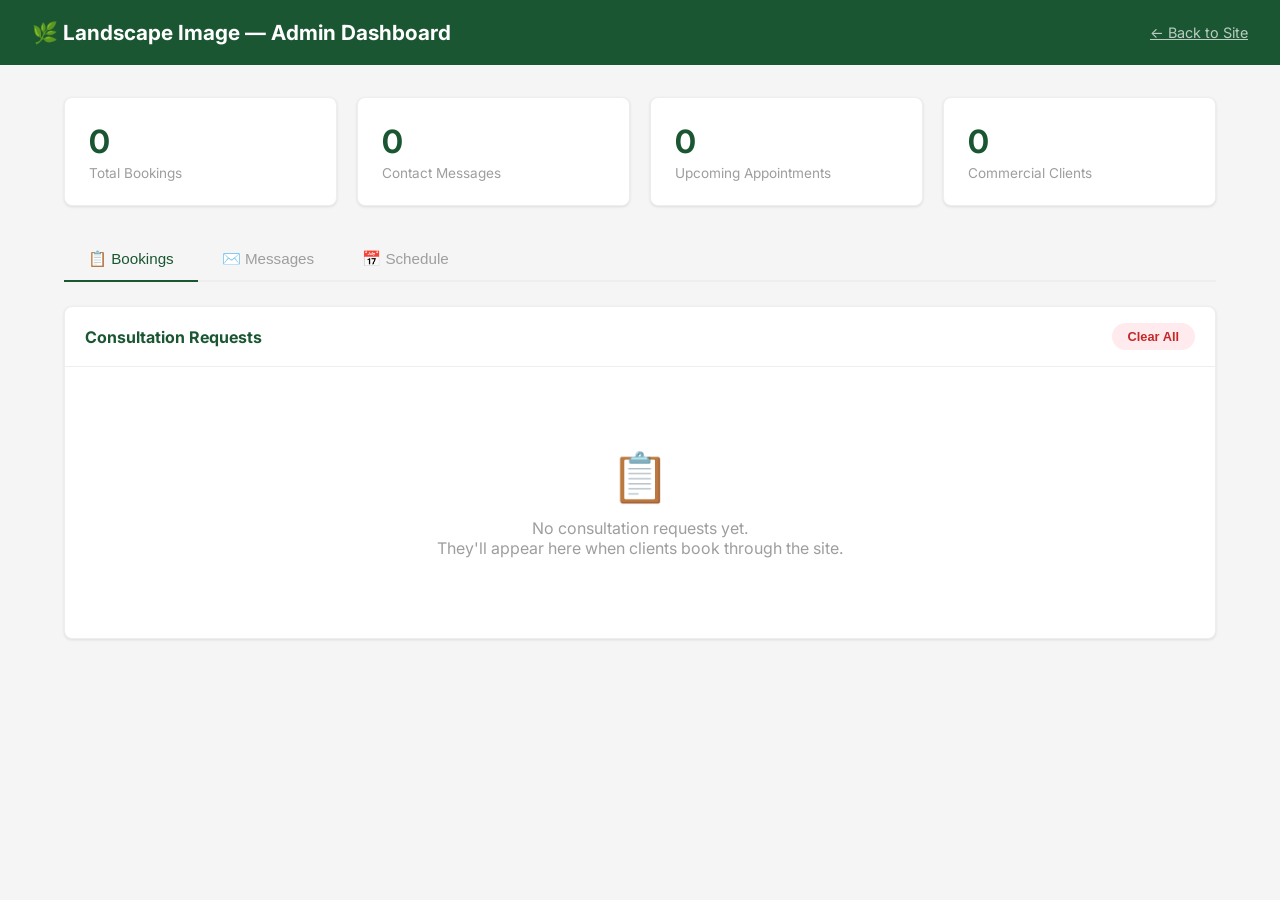
<file: admin.html>
<!DOCTYPE html>
<html lang="en">
<head>
  <meta charset="UTF-8">
  <meta name="viewport" content="width=device-width, initial-scale=1.0">
  <title>Admin Dashboard — Landscape Image Consulting</title>
  <link rel="preconnect" href="https://fonts.googleapis.com">
  <link href="https://fonts.googleapis.com/css2?family=Inter:wght@400;500;600;700&display=swap" rel="stylesheet">
  <style>
    :root {
      --green-dark: #1a5632;
      --green-mid: #2d7a4f;
      --green-light: #4caf50;
      --green-pale: #e8f5e9;
      --blue-dark: #1a3a5c;
      --blue-mid: #2e6b9e;
      --white: #ffffff;
      --off-white: #f8faf9;
      --gray-100: #f5f5f5;
      --gray-200: #eeeeee;
      --gray-300: #e0e0e0;
      --gray-500: #9e9e9e;
      --gray-700: #616161;
      --gray-900: #212121;
      --radius: 8px;
      --shadow-sm: 0 1px 3px rgba(0,0,0,0.1);
      --shadow-md: 0 4px 12px rgba(0,0,0,0.1);
    }
    * { box-sizing: border-box; margin: 0; padding: 0; }
    body { font-family: 'Inter', sans-serif; background: var(--gray-100); color: var(--gray-900); }

    .admin-header {
      background: var(--green-dark);
      color: white;
      padding: 20px 32px;
      display: flex;
      justify-content: space-between;
      align-items: center;
    }
    .admin-header h1 { font-size: 1.3rem; }
    .admin-header a { color: rgba(255,255,255,0.7); font-size: 0.9rem; }
    .admin-header a:hover { color: white; }

    .admin-body { max-width: 1200px; margin: 0 auto; padding: 32px 24px; }

    .stats-grid {
      display: grid;
      grid-template-columns: repeat(auto-fit, minmax(200px, 1fr));
      gap: 20px;
      margin-bottom: 32px;
    }
    .stat-card {
      background: white;
      border-radius: var(--radius);
      padding: 24px;
      box-shadow: var(--shadow-sm);
      border: 1px solid var(--gray-200);
    }
    .stat-card .stat-num { font-size: 2rem; font-weight: 700; color: var(--green-dark); }
    .stat-card .stat-label { font-size: 0.85rem; color: var(--gray-500); margin-top: 4px; }

    .admin-tabs {
      display: flex;
      gap: 0;
      margin-bottom: 24px;
      border-bottom: 2px solid var(--gray-200);
    }
    .admin-tab {
      padding: 12px 24px;
      background: none;
      border: none;
      font-size: 0.95rem;
      font-weight: 500;
      color: var(--gray-500);
      cursor: pointer;
      border-bottom: 2px solid transparent;
      margin-bottom: -2px;
      transition: all 0.2s;
    }
    .admin-tab:hover { color: var(--gray-700); }
    .admin-tab.active { color: var(--green-dark); border-bottom-color: var(--green-dark); }

    .admin-panel { display: none; }
    .admin-panel.active { display: block; }

    .card {
      background: white;
      border-radius: var(--radius);
      box-shadow: var(--shadow-sm);
      border: 1px solid var(--gray-200);
      margin-bottom: 16px;
      overflow: hidden;
    }
    .card-header {
      padding: 16px 20px;
      border-bottom: 1px solid var(--gray-200);
      display: flex;
      justify-content: space-between;
      align-items: center;
    }
    .card-header h3 { font-size: 1rem; color: var(--green-dark); }
    .card-body { padding: 20px; }

    .booking-entry {
      border-bottom: 1px solid var(--gray-100);
      padding: 16px 0;
    }
    .booking-entry:last-child { border: none; }
    .booking-entry h4 { margin-bottom: 6px; }
    .booking-entry p { font-size: 0.9rem; color: var(--gray-700); margin: 2px 0; }
    .booking-entry .badge {
      display: inline-block;
      padding: 3px 12px;
      border-radius: 50px;
      font-size: 0.75rem;
      font-weight: 600;
    }
    .badge-commercial { background: #e3f2fd; color: #1565c0; }
    .badge-residential { background: var(--green-pale); color: var(--green-dark); }
    .badge-time { background: #fff3e0; color: #e65100; }

    .empty-state {
      text-align: center;
      padding: 60px 20px;
      color: var(--gray-500);
    }
    .empty-state .icon { font-size: 3rem; margin-bottom: 12px; }

    .btn {
      padding: 8px 20px;
      border-radius: 50px;
      border: none;
      font-weight: 600;
      font-size: 0.85rem;
      cursor: pointer;
      transition: all 0.2s;
    }
    .btn-sm { padding: 6px 16px; font-size: 0.8rem; }
    .btn-danger { background: #ffebee; color: #c62828; }
    .btn-danger:hover { background: #ffcdd2; }
    .btn-green { background: var(--green-pale); color: var(--green-dark); }
    .btn-green:hover { background: #c8e6c9; }

    table { width: 100%; border-collapse: collapse; }
    th { text-align: left; padding: 10px 12px; font-size: 0.8rem; color: var(--gray-500); text-transform: uppercase; letter-spacing: 0.5px; border-bottom: 2px solid var(--gray-200); }
    td { padding: 12px; border-bottom: 1px solid var(--gray-100); font-size: 0.9rem; }
    tr:hover { background: var(--gray-100); }
  </style>
</head>
<body>

  <div class="admin-header">
    <h1>🌿 Landscape Image — Admin Dashboard</h1>
    <a href="index.html">← Back to Site</a>
  </div>

  <div class="admin-body">
    <!-- Stats -->
    <div class="stats-grid">
      <div class="stat-card">
        <div class="stat-num" id="totalBookings">0</div>
        <div class="stat-label">Total Bookings</div>
      </div>
      <div class="stat-card">
        <div class="stat-num" id="totalContacts">0</div>
        <div class="stat-label">Contact Messages</div>
      </div>
      <div class="stat-card">
        <div class="stat-num" id="upcomingCount">0</div>
        <div class="stat-label">Upcoming Appointments</div>
      </div>
      <div class="stat-card">
        <div class="stat-num" id="commercialCount">0</div>
        <div class="stat-label">Commercial Clients</div>
      </div>
    </div>

    <!-- Tabs -->
    <div class="admin-tabs">
      <button class="admin-tab active" data-panel="bookings">📋 Bookings</button>
      <button class="admin-tab" data-panel="contacts">✉️ Messages</button>
      <button class="admin-tab" data-panel="schedule">📅 Schedule</button>
    </div>

    <!-- Bookings Panel -->
    <div class="admin-panel active" id="panel-bookings">
      <div class="card">
        <div class="card-header">
          <h3>Consultation Requests</h3>
          <button class="btn btn-danger btn-sm" onclick="clearBookings()">Clear All</button>
        </div>
        <div class="card-body" id="bookingsList"></div>
      </div>
    </div>

    <!-- Contacts Panel -->
    <div class="admin-panel" id="panel-contacts">
      <div class="card">
        <div class="card-header">
          <h3>Contact Form Messages</h3>
          <button class="btn btn-danger btn-sm" onclick="clearContacts()">Clear All</button>
        </div>
        <div class="card-body" id="contactsList"></div>
      </div>
    </div>

    <!-- Schedule Panel -->
    <div class="admin-panel" id="panel-schedule">
      <div class="card">
        <div class="card-header">
          <h3>Booked Time Slots</h3>
          <button class="btn btn-danger btn-sm" onclick="clearSlots()">Reset All Slots</button>
        </div>
        <div class="card-body" id="slotsList"></div>
      </div>
    </div>
  </div>

  <script src="js/admin.js"></script>
</body>
</html>
</file>
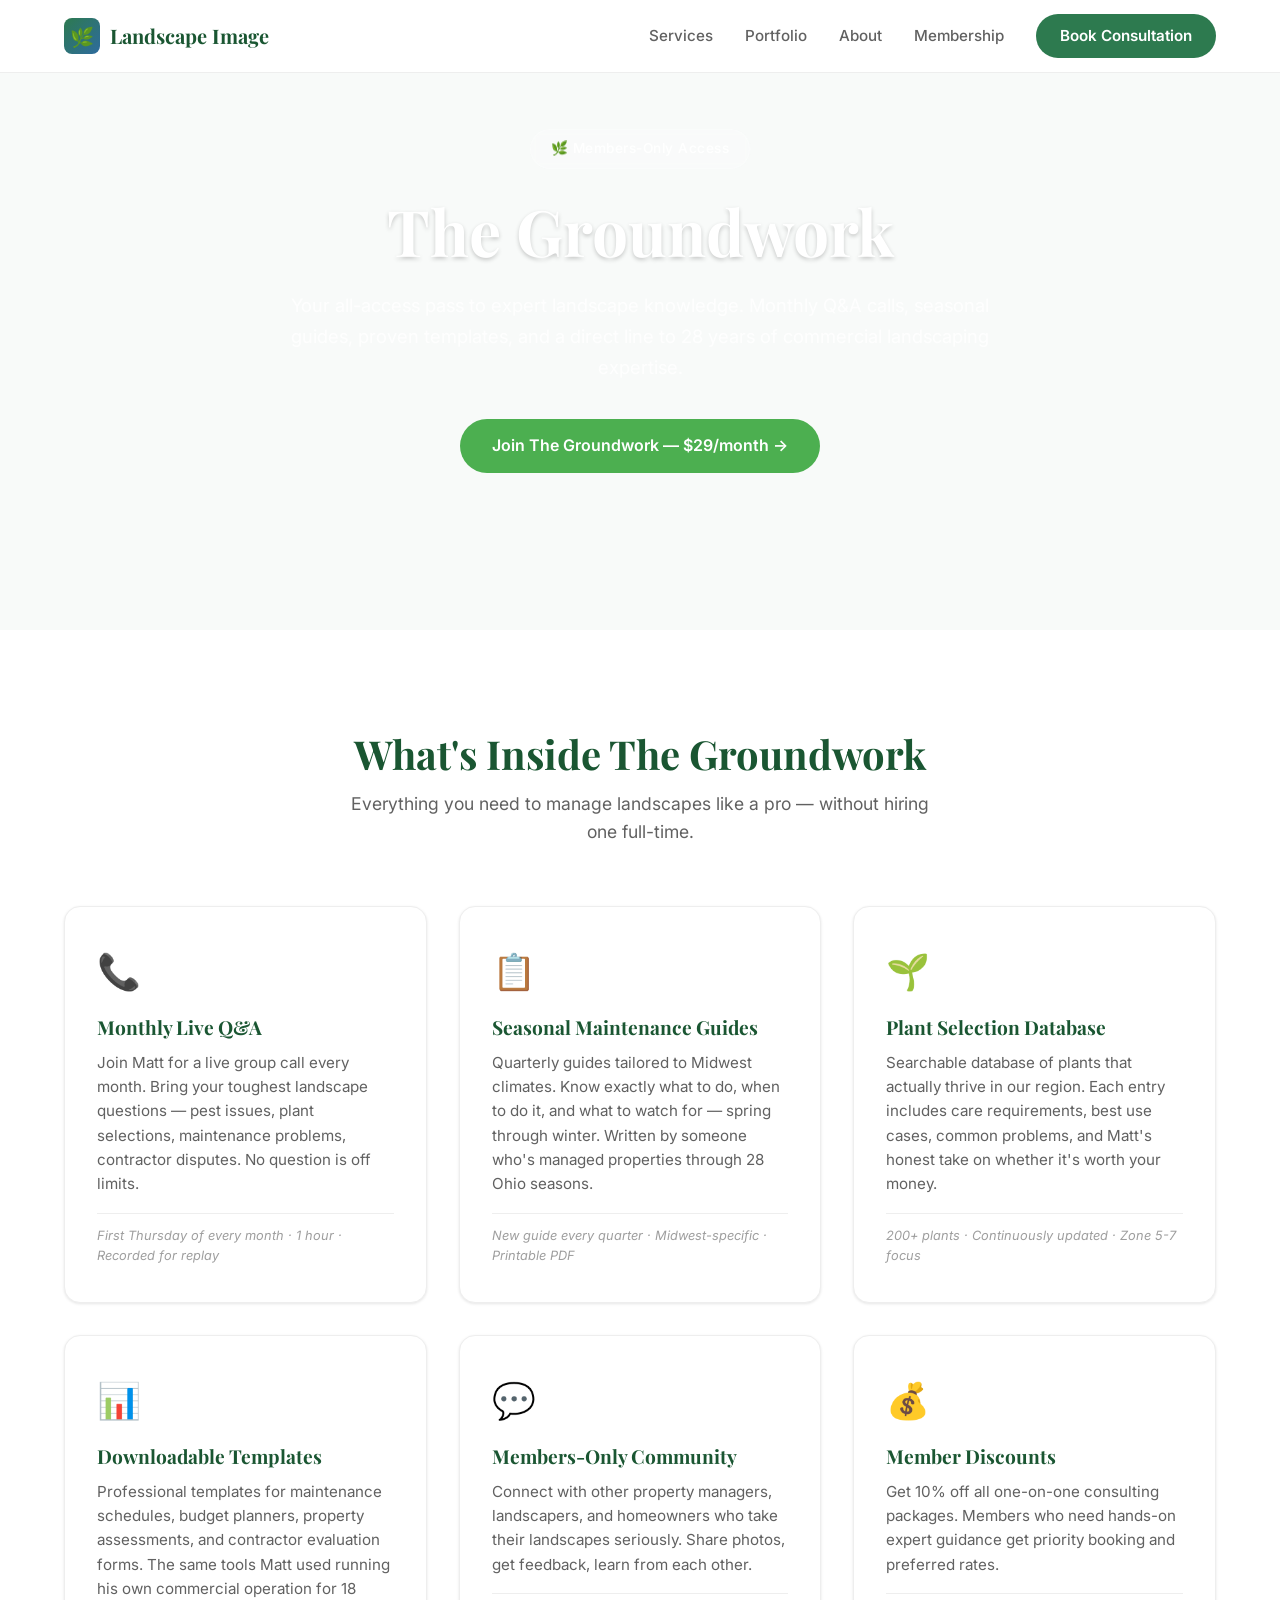
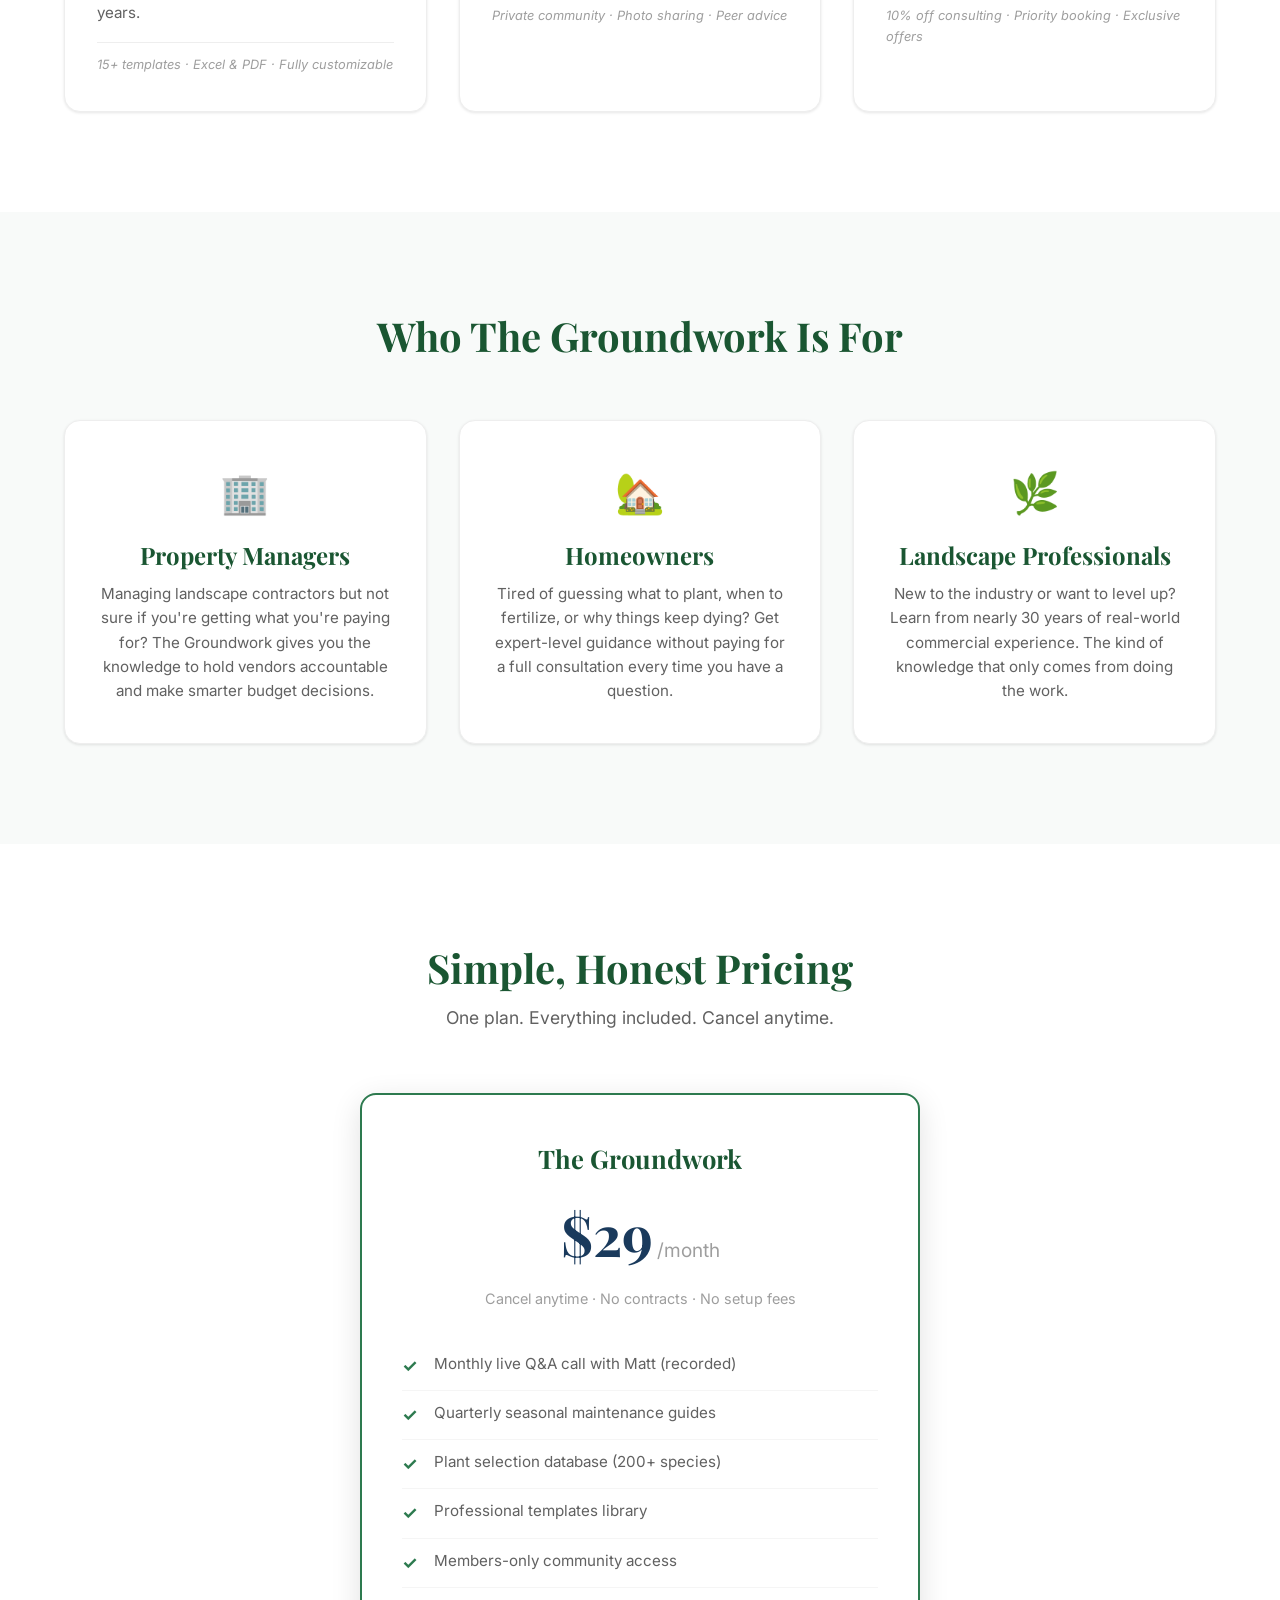
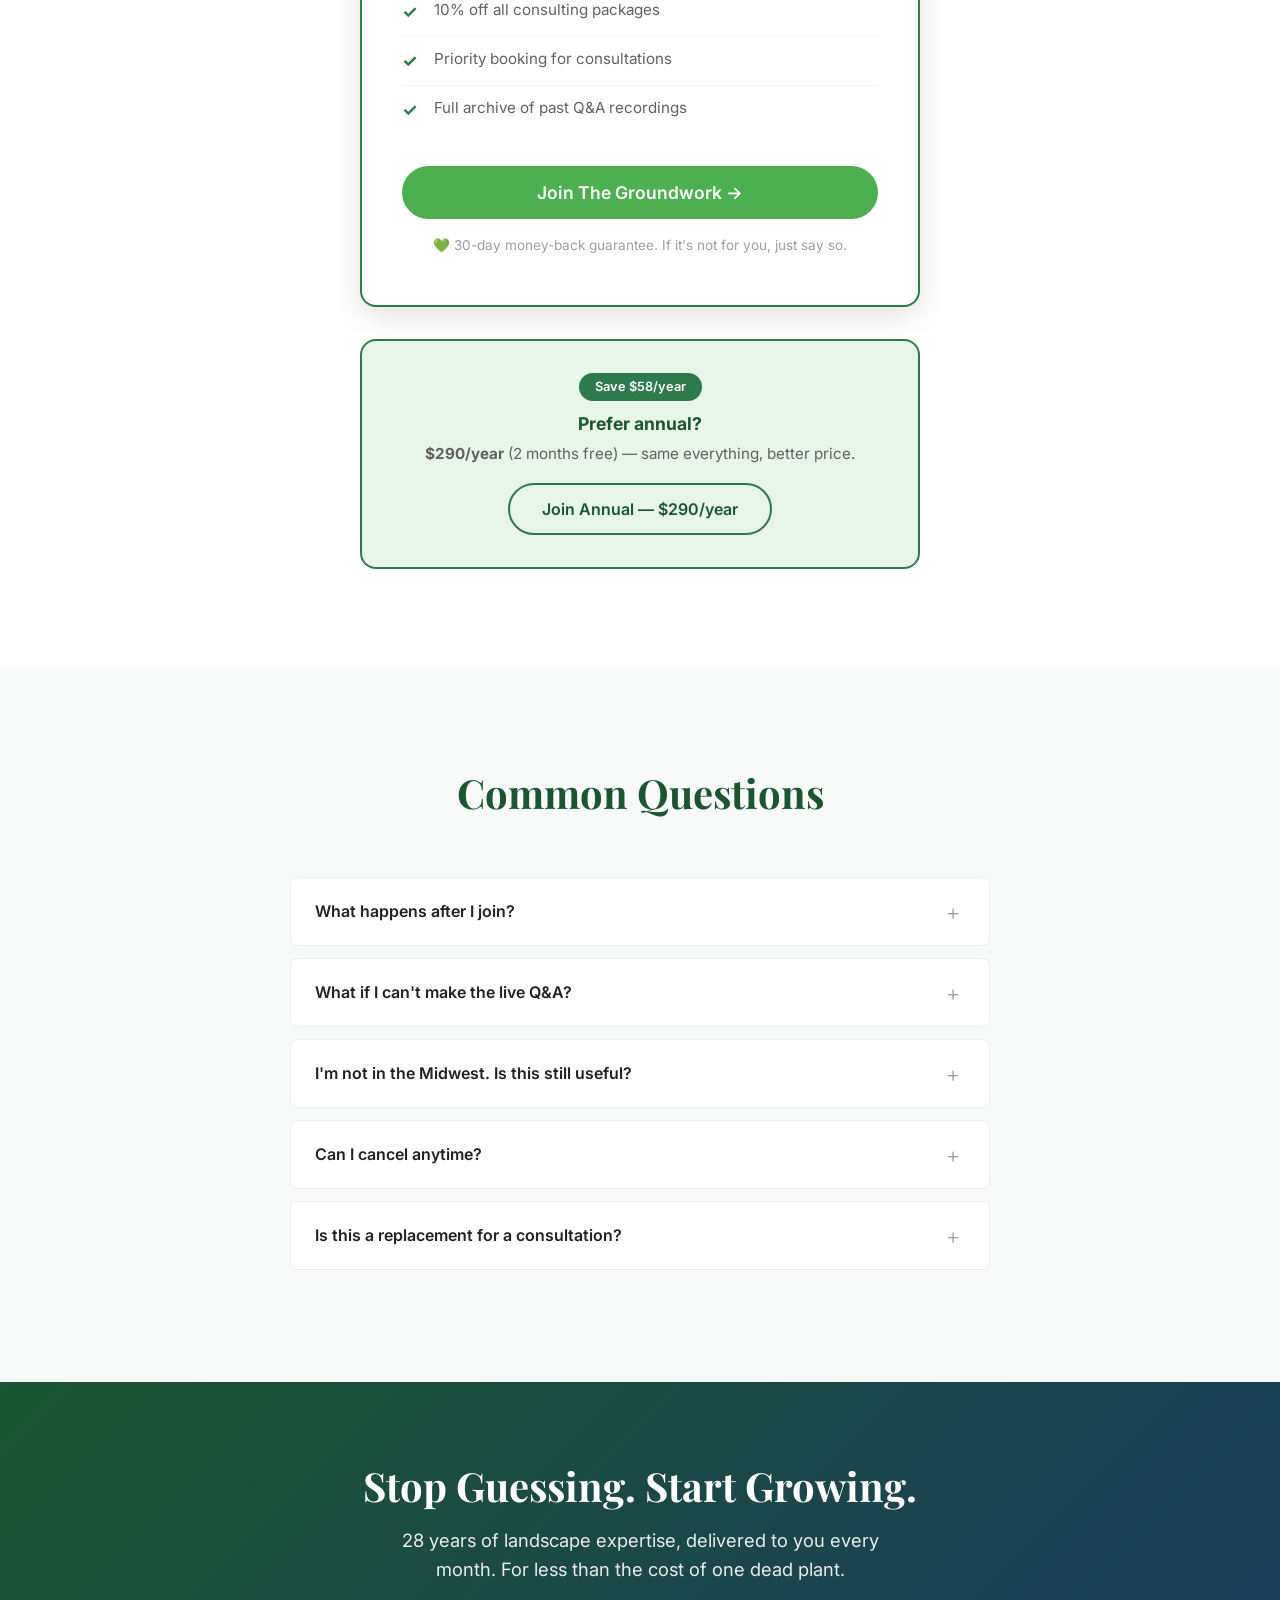
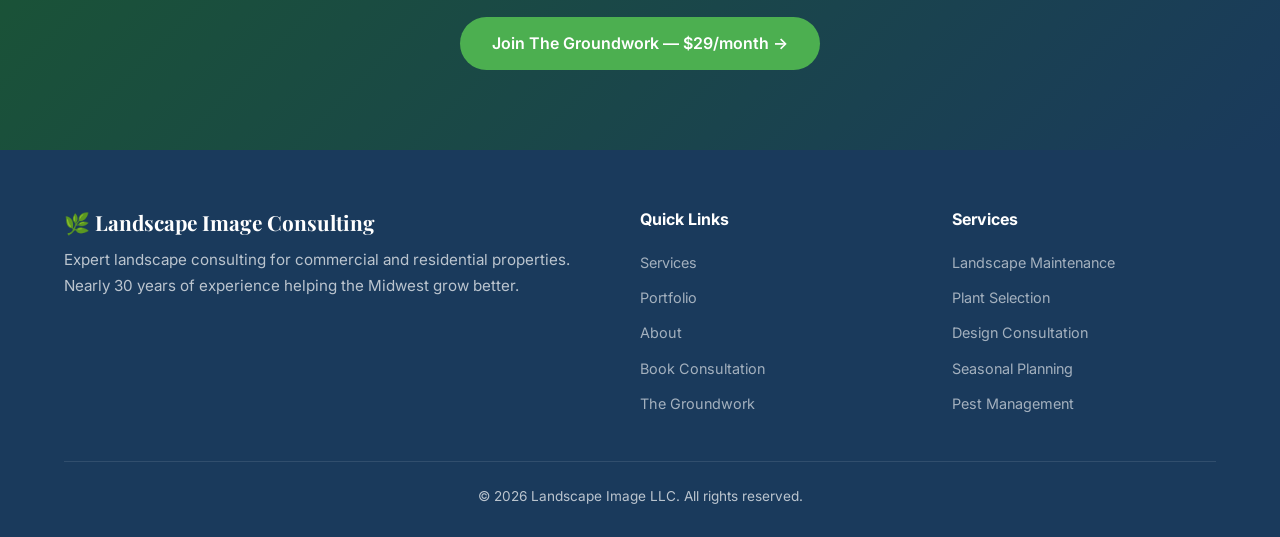
<file: membership.html>
<!DOCTYPE html>
<html lang="en">
<head>
  <meta charset="UTF-8">
  <meta name="viewport" content="width=device-width, initial-scale=1.0">
  <title>The Groundwork — Landscape Image Consulting Membership</title>
  <meta name="description" content="Join The Groundwork — monthly landscape consulting membership. Expert Q&A, seasonal guides, templates, and member discounts.">
  <link rel="preconnect" href="https://fonts.googleapis.com">
  <link href="https://fonts.googleapis.com/css2?family=Inter:wght@400;500;600;700&family=Playfair+Display:wght@700&display=swap" rel="stylesheet">
  <link rel="stylesheet" href="css/styles.css">
  <link rel="stylesheet" href="css/membership.css">
</head>
<body>

  <!-- Navigation -->
  <nav class="navbar" id="navbar">
    <div class="nav-inner">
      <a href="index.html" class="nav-logo">
        <div class="logo-icon">🌿</div>
        Landscape Image
      </a>
      <div class="nav-links" id="navLinks">
        <a href="index.html#services">Services</a>
        <a href="index.html#portfolio">Portfolio</a>
        <a href="index.html#about">About</a>
        <a href="#pricing">Membership</a>
        <a href="index.html#booking" class="nav-cta">Book Consultation</a>
      </div>
      <button class="hamburger" id="hamburger" aria-label="Toggle navigation">
        <span></span><span></span><span></span>
      </button>
    </div>
  </nav>

  <!-- Membership Hero -->
  <section class="membership-hero">
    <div class="container">
      <div class="membership-hero-content">
        <div class="hero-badge">🌿 Members-Only Access</div>
        <h1>The Groundwork</h1>
        <p>Your all-access pass to expert landscape knowledge. Monthly Q&A calls, seasonal guides, proven templates, and a direct line to 28 years of commercial landscaping expertise.</p>
        <a href="#pricing" class="btn btn-primary">Join The Groundwork — $29/month →</a>
      </div>
    </div>
  </section>

  <!-- What's Inside -->
  <section id="features">
    <div class="container">
      <div class="section-header fade-in">
        <h2>What's Inside The Groundwork</h2>
        <p>Everything you need to manage landscapes like a pro — without hiring one full-time.</p>
      </div>
      <div class="features-grid">
        <div class="feature-card fade-in">
          <div class="feature-icon">📞</div>
          <h3>Monthly Live Q&A</h3>
          <p>Join Matt for a live group call every month. Bring your toughest landscape questions — pest issues, plant selections, maintenance problems, contractor disputes. No question is off limits.</p>
          <div class="feature-detail">First Thursday of every month · 1 hour · Recorded for replay</div>
        </div>
        <div class="feature-card fade-in">
          <div class="feature-icon">📋</div>
          <h3>Seasonal Maintenance Guides</h3>
          <p>Quarterly guides tailored to Midwest climates. Know exactly what to do, when to do it, and what to watch for — spring through winter. Written by someone who's managed properties through 28 Ohio seasons.</p>
          <div class="feature-detail">New guide every quarter · Midwest-specific · Printable PDF</div>
        </div>
        <div class="feature-card fade-in">
          <div class="feature-icon">🌱</div>
          <h3>Plant Selection Database</h3>
          <p>Searchable database of plants that actually thrive in our region. Each entry includes care requirements, best use cases, common problems, and Matt's honest take on whether it's worth your money.</p>
          <div class="feature-detail">200+ plants · Continuously updated · Zone 5-7 focus</div>
        </div>
        <div class="feature-card fade-in">
          <div class="feature-icon">📊</div>
          <h3>Downloadable Templates</h3>
          <p>Professional templates for maintenance schedules, budget planners, property assessments, and contractor evaluation forms. The same tools Matt used running his own commercial operation for 18 years.</p>
          <div class="feature-detail">15+ templates · Excel & PDF · Fully customizable</div>
        </div>
        <div class="feature-card fade-in">
          <div class="feature-icon">💬</div>
          <h3>Members-Only Community</h3>
          <p>Connect with other property managers, landscapers, and homeowners who take their landscapes seriously. Share photos, get feedback, learn from each other.</p>
          <div class="feature-detail">Private community · Photo sharing · Peer advice</div>
        </div>
        <div class="feature-card fade-in">
          <div class="feature-icon">💰</div>
          <h3>Member Discounts</h3>
          <p>Get 10% off all one-on-one consulting packages. Members who need hands-on expert guidance get priority booking and preferred rates.</p>
          <div class="feature-detail">10% off consulting · Priority booking · Exclusive offers</div>
        </div>
      </div>
    </div>
  </section>

  <!-- Who It's For -->
  <section class="who-section">
    <div class="container">
      <div class="section-header fade-in">
        <h2>Who The Groundwork Is For</h2>
      </div>
      <div class="who-grid">
        <div class="who-card fade-in">
          <div class="who-icon">🏢</div>
          <h3>Property Managers</h3>
          <p>Managing landscape contractors but not sure if you're getting what you're paying for? The Groundwork gives you the knowledge to hold vendors accountable and make smarter budget decisions.</p>
        </div>
        <div class="who-card fade-in">
          <div class="who-icon">🏡</div>
          <h3>Homeowners</h3>
          <p>Tired of guessing what to plant, when to fertilize, or why things keep dying? Get expert-level guidance without paying for a full consultation every time you have a question.</p>
        </div>
        <div class="who-card fade-in">
          <div class="who-icon">🌿</div>
          <h3>Landscape Professionals</h3>
          <p>New to the industry or want to level up? Learn from nearly 30 years of real-world commercial experience. The kind of knowledge that only comes from doing the work.</p>
        </div>
      </div>
    </div>
  </section>

  <!-- Pricing -->
  <section id="pricing">
    <div class="container">
      <div class="section-header fade-in">
        <h2>Simple, Honest Pricing</h2>
        <p>One plan. Everything included. Cancel anytime.</p>
      </div>
      <div class="pricing-wrapper fade-in">
        <div class="pricing-card">
          <div class="pricing-header">
            <h3>The Groundwork</h3>
            <div class="pricing-amount">
              <span class="price">$29</span>
              <span class="period">/month</span>
            </div>
            <p class="pricing-sub">Cancel anytime · No contracts · No setup fees</p>
          </div>
          <div class="pricing-features">
            <div class="pricing-feature">
              <span class="check">✓</span>
              <span>Monthly live Q&A call with Matt (recorded)</span>
            </div>
            <div class="pricing-feature">
              <span class="check">✓</span>
              <span>Quarterly seasonal maintenance guides</span>
            </div>
            <div class="pricing-feature">
              <span class="check">✓</span>
              <span>Plant selection database (200+ species)</span>
            </div>
            <div class="pricing-feature">
              <span class="check">✓</span>
              <span>Professional templates library</span>
            </div>
            <div class="pricing-feature">
              <span class="check">✓</span>
              <span>Members-only community access</span>
            </div>
            <div class="pricing-feature">
              <span class="check">✓</span>
              <span>10% off all consulting packages</span>
            </div>
            <div class="pricing-feature">
              <span class="check">✓</span>
              <span>Priority booking for consultations</span>
            </div>
            <div class="pricing-feature">
              <span class="check">✓</span>
              <span>Full archive of past Q&A recordings</span>
            </div>
          </div>
          <button class="btn btn-primary pricing-cta" id="joinBtn">Join The Groundwork →</button>
          <p class="pricing-guarantee">💚 30-day money-back guarantee. If it's not for you, just say so.</p>
        </div>
      </div>

      <!-- Annual Option -->
      <div class="annual-option fade-in">
        <div class="annual-card">
          <div class="annual-badge">Save $58/year</div>
          <h4>Prefer annual?</h4>
          <p><strong>$290/year</strong> (2 months free) — same everything, better price.</p>
          <button class="btn btn-outline annual-btn" id="joinAnnualBtn">Join Annual — $290/year</button>
        </div>
      </div>
    </div>
  </section>

  <!-- FAQ -->
  <section class="faq-section">
    <div class="container">
      <div class="section-header fade-in">
        <h2>Common Questions</h2>
      </div>
      <div class="faq-list">
        <div class="faq-item fade-in">
          <button class="faq-question">
            <span>What happens after I join?</span>
            <span class="faq-toggle">+</span>
          </button>
          <div class="faq-answer">
            <p>You'll get immediate access to the member portal with all current guides, templates, and the plant database. You'll also receive an invite to the community and a calendar link for the next live Q&A call.</p>
          </div>
        </div>
        <div class="faq-item fade-in">
          <button class="faq-question">
            <span>What if I can't make the live Q&A?</span>
            <span class="faq-toggle">+</span>
          </button>
          <div class="faq-answer">
            <p>Every call is recorded and available in the member portal within 24 hours. You can also submit questions in advance — Matt will answer them on the call even if you're not there.</p>
          </div>
        </div>
        <div class="faq-item fade-in">
          <button class="faq-question">
            <span>I'm not in the Midwest. Is this still useful?</span>
            <span class="faq-toggle">+</span>
          </button>
          <div class="faq-answer">
            <p>Most of the content — templates, contractor management, budgeting, general plant care — applies everywhere. The seasonal guides are Midwest-focused (zones 5-7), but the principles translate to similar climates. If you're in a completely different zone, the live Q&A and templates alone are worth it.</p>
          </div>
        </div>
        <div class="faq-item fade-in">
          <button class="faq-question">
            <span>Can I cancel anytime?</span>
            <span class="faq-toggle">+</span>
          </button>
          <div class="faq-answer">
            <p>Yes. No contracts, no hoops. Cancel from your account or email us. You'll keep access through the end of your billing period.</p>
          </div>
        </div>
        <div class="faq-item fade-in">
          <button class="faq-question">
            <span>Is this a replacement for a consultation?</span>
            <span class="faq-toggle">+</span>
          </button>
          <div class="faq-answer">
            <p>The Groundwork is for ongoing learning and general guidance. If you need a specific plan for your property — a detailed assessment, custom recommendations, or a written landscape plan — a one-on-one consultation is the way to go. Members get 10% off and priority booking.</p>
          </div>
        </div>
      </div>
    </div>
  </section>

  <!-- CTA -->
  <section class="final-cta">
    <div class="container">
      <div class="cta-content fade-in">
        <h2>Stop Guessing. Start Growing.</h2>
        <p>28 years of landscape expertise, delivered to you every month. For less than the cost of one dead plant.</p>
        <a href="#pricing" class="btn btn-primary">Join The Groundwork — $29/month →</a>
      </div>
    </div>
  </section>

  <!-- Footer -->
  <footer class="footer">
    <div class="container">
      <div class="footer-grid">
        <div class="footer-brand">
          <h3>🌿 Landscape Image Consulting</h3>
          <p>Expert landscape consulting for commercial and residential properties. Nearly 30 years of experience helping the Midwest grow better.</p>
        </div>
        <div class="footer-links">
          <h4>Quick Links</h4>
          <a href="index.html#services">Services</a>
          <a href="index.html#portfolio">Portfolio</a>
          <a href="index.html#about">About</a>
          <a href="index.html#booking">Book Consultation</a>
          <a href="membership.html">The Groundwork</a>
        </div>
        <div class="footer-links">
          <h4>Services</h4>
          <a href="index.html#services">Landscape Maintenance</a>
          <a href="index.html#services">Plant Selection</a>
          <a href="index.html#services">Design Consultation</a>
          <a href="index.html#services">Seasonal Planning</a>
          <a href="index.html#services">Pest Management</a>
        </div>
      </div>
      <div class="footer-bottom">
        <p>&copy; 2026 Landscape Image LLC. All rights reserved.</p>
      </div>
    </div>
  </footer>

  <!-- Membership Signup Modal -->
  <div class="modal-overlay" id="signupModal">
    <div class="modal signup-modal">
      <button class="modal-close" id="modalClose">&times;</button>
      <h3 id="signupTitle">Join The Groundwork</h3>
      <p id="signupSubtitle" class="signup-subtitle">$29/month · Cancel anytime</p>
      <form id="signupForm">
        <div class="form-group">
          <label for="memberName">Full Name *</label>
          <input type="text" id="memberName" required placeholder="Your name">
        </div>
        <div class="form-group">
          <label for="memberEmail">Email *</label>
          <input type="email" id="memberEmail" required placeholder="you@email.com">
        </div>
        <div id="stripeCardElement" class="stripe-card-element">
          <!-- Stripe card element mounts here -->
          <div class="stripe-placeholder">💳 Card details will appear here when Stripe is connected</div>
        </div>
        <button type="submit" class="btn btn-primary" style="width:100%;justify-content:center;margin-top:16px;">
          Start Membership →
        </button>
        <p class="signup-fine-print">🔒 Secured by Stripe. We never see your card details.</p>
      </form>
    </div>
  </div>

  <script src="js/main.js"></script>
  <script src="js/membership.js"></script>
</body>
</html>
</file>
<file: css/styles.css>
/* ============================================
   Landscape Image Consulting — Styles
   ============================================ */

/* --- CSS Custom Properties --- */
:root {
  --green-dark: #1a5632;
  --green-mid: #2d7a4f;
  --green-light: #4caf50;
  --green-pale: #e8f5e9;
  --blue-dark: #1a3a5c;
  --blue-mid: #2e6b9e;
  --blue-light: #4a9fd5;
  --blue-pale: #e3f2fd;
  --white: #ffffff;
  --off-white: #f8faf9;
  --gray-100: #f5f5f5;
  --gray-200: #eeeeee;
  --gray-300: #e0e0e0;
  --gray-500: #9e9e9e;
  --gray-700: #616161;
  --gray-900: #212121;
  --shadow-sm: 0 1px 3px rgba(0,0,0,0.1);
  --shadow-md: 0 4px 12px rgba(0,0,0,0.1);
  --shadow-lg: 0 8px 30px rgba(0,0,0,0.12);
  --radius: 8px;
  --radius-lg: 16px;
  --transition: 0.3s ease;
  --font-heading: 'Playfair Display', Georgia, serif;
  --font-body: 'Inter', -apple-system, BlinkMacSystemFont, 'Segoe UI', sans-serif;
  --max-width: 1200px;
}

/* --- Reset & Base --- */
*, *::before, *::after { box-sizing: border-box; margin: 0; padding: 0; }

html { scroll-behavior: smooth; scroll-padding-top: 80px; }

body {
  font-family: var(--font-body);
  color: var(--gray-900);
  line-height: 1.6;
  background: var(--white);
  -webkit-font-smoothing: antialiased;
}

img { max-width: 100%; height: auto; display: block; }
a { color: var(--green-mid); text-decoration: none; transition: color var(--transition); }
a:hover { color: var(--green-dark); }
ul { list-style: none; }
button { cursor: pointer; font-family: inherit; }

.container {
  max-width: var(--max-width);
  margin: 0 auto;
  padding: 0 24px;
}

/* --- Typography --- */
h1, h2, h3, h4 { font-family: var(--font-heading); font-weight: 700; line-height: 1.2; }
h1 { font-size: clamp(2.2rem, 5vw, 3.5rem); }
h2 { font-size: clamp(1.8rem, 3.5vw, 2.5rem); }
h3 { font-size: clamp(1.2rem, 2.5vw, 1.5rem); }

.section-header {
  text-align: center;
  margin-bottom: 60px;
}
.section-header h2 {
  color: var(--green-dark);
  margin-bottom: 12px;
}
.section-header p {
  color: var(--gray-700);
  font-size: 1.1rem;
  max-width: 600px;
  margin: 0 auto;
}

/* --- Navigation --- */
.navbar {
  position: fixed;
  top: 0;
  left: 0;
  right: 0;
  z-index: 1000;
  background: rgba(255,255,255,0.95);
  backdrop-filter: blur(10px);
  border-bottom: 1px solid var(--gray-200);
  transition: box-shadow var(--transition);
}
.navbar.scrolled { box-shadow: var(--shadow-md); }

.nav-inner {
  max-width: var(--max-width);
  margin: 0 auto;
  padding: 0 24px;
  display: flex;
  align-items: center;
  justify-content: space-between;
  height: 72px;
}

.nav-logo {
  display: flex;
  align-items: center;
  gap: 10px;
  font-family: var(--font-heading);
  font-size: 1.25rem;
  font-weight: 700;
  color: var(--green-dark);
}
.nav-logo .logo-icon {
  width: 36px;
  height: 36px;
  background: linear-gradient(135deg, var(--green-mid), var(--blue-mid));
  border-radius: 8px;
  display: flex;
  align-items: center;
  justify-content: center;
  color: white;
  font-size: 1.2rem;
}

.nav-links {
  display: flex;
  align-items: center;
  gap: 32px;
}
.nav-links a {
  color: var(--gray-700);
  font-weight: 500;
  font-size: 0.95rem;
  position: relative;
  padding: 4px 0;
}
.nav-links a::after {
  content: '';
  position: absolute;
  bottom: -2px;
  left: 0;
  width: 0;
  height: 2px;
  background: var(--green-mid);
  transition: width var(--transition);
}
.nav-links a:hover { color: var(--green-dark); }
.nav-links a:hover::after { width: 100%; }

.nav-cta {
  background: var(--green-mid) !important;
  color: var(--white) !important;
  padding: 10px 24px !important;
  border-radius: 50px !important;
  font-weight: 600 !important;
}
.nav-cta:hover { background: var(--green-dark) !important; }
.nav-cta::after { display: none !important; }

.hamburger {
  display: none;
  flex-direction: column;
  gap: 5px;
  background: none;
  border: none;
  padding: 4px;
}
.hamburger span {
  width: 24px;
  height: 2px;
  background: var(--gray-900);
  transition: var(--transition);
}

/* --- Hero --- */
.hero {
  position: relative;
  min-height: 90vh;
  display: flex;
  align-items: center;
  background: linear-gradient(135deg, rgba(26,86,50,0.88), rgba(26,58,92,0.85)),
              url('../images/hero.jpg') center/cover no-repeat;
  padding-top: 72px;
}
.hero-content {
  position: relative;
  z-index: 2;
  max-width: 700px;
  color: var(--white);
}
.hero-badge {
  display: inline-block;
  background: rgba(255,255,255,0.15);
  backdrop-filter: blur(4px);
  border: 1px solid rgba(255,255,255,0.25);
  padding: 8px 20px;
  border-radius: 50px;
  font-size: 0.85rem;
  font-weight: 500;
  margin-bottom: 24px;
  letter-spacing: 0.5px;
}
.hero h1 {
  margin-bottom: 20px;
  text-shadow: 0 2px 4px rgba(0,0,0,0.2);
}
.hero p {
  font-size: 1.2rem;
  margin-bottom: 36px;
  opacity: 0.9;
  max-width: 560px;
  line-height: 1.7;
}
.hero-buttons { display: flex; gap: 16px; flex-wrap: wrap; }

.btn {
  display: inline-flex;
  align-items: center;
  gap: 8px;
  padding: 14px 32px;
  border-radius: 50px;
  font-weight: 600;
  font-size: 1rem;
  border: none;
  transition: all var(--transition);
}
.btn-primary {
  background: var(--green-light);
  color: var(--white);
}
.btn-primary:hover {
  background: var(--green-mid);
  color: var(--white);
  transform: translateY(-2px);
  box-shadow: 0 4px 15px rgba(76,175,80,0.4);
}
.btn-outline {
  background: transparent;
  color: var(--white);
  border: 2px solid rgba(255,255,255,0.6);
}
.btn-outline:hover {
  background: rgba(255,255,255,0.1);
  border-color: var(--white);
  color: var(--white);
  transform: translateY(-2px);
}

/* --- Sections --- */
section { padding: 100px 0; }
section:nth-child(even) { background: var(--off-white); }

/* --- Services --- */
.services-grid {
  display: grid;
  grid-template-columns: repeat(auto-fit, minmax(320px, 1fr));
  gap: 32px;
}
.service-card {
  background: var(--white);
  border-radius: var(--radius-lg);
  padding: 40px 32px;
  box-shadow: var(--shadow-sm);
  border: 1px solid var(--gray-200);
  transition: all var(--transition);
  position: relative;
  overflow: hidden;
}
.service-card:hover {
  transform: translateY(-4px);
  box-shadow: var(--shadow-lg);
}
.service-card.featured {
  border-color: var(--green-mid);
  box-shadow: var(--shadow-md);
}
.service-card.featured::before {
  content: 'Most Popular';
  position: absolute;
  top: 16px;
  right: -30px;
  background: var(--green-mid);
  color: white;
  padding: 4px 40px;
  font-size: 0.75rem;
  font-weight: 600;
  transform: rotate(45deg);
  letter-spacing: 0.5px;
}
.service-icon {
  font-size: 2.5rem;
  margin-bottom: 16px;
}
.service-card h3 {
  color: var(--green-dark);
  margin-bottom: 8px;
}
.service-price {
  font-size: 2rem;
  font-weight: 700;
  color: var(--blue-dark);
  margin-bottom: 4px;
}
.service-price span {
  font-size: 0.9rem;
  font-weight: 400;
  color: var(--gray-500);
}
.price-note {
  font-size: 0.8rem;
  color: var(--gray-500);
  margin-bottom: 20px;
  font-style: italic;
}
.service-features {
  margin-bottom: 32px;
}
.service-features li {
  padding: 8px 0;
  padding-left: 28px;
  position: relative;
  color: var(--gray-700);
  font-size: 0.95rem;
}
.service-features li::before {
  content: '✓';
  position: absolute;
  left: 0;
  color: var(--green-mid);
  font-weight: 700;
}
.service-card .btn {
  width: 100%;
  justify-content: center;
}

/* --- Portfolio --- */
.portfolio-filters {
  display: flex;
  justify-content: center;
  gap: 12px;
  margin-bottom: 40px;
  flex-wrap: wrap;
}
.filter-btn {
  padding: 8px 24px;
  border-radius: 50px;
  border: 2px solid var(--gray-300);
  background: var(--white);
  font-weight: 500;
  font-size: 0.9rem;
  color: var(--gray-700);
  transition: all var(--transition);
}
.filter-btn:hover, .filter-btn.active {
  border-color: var(--green-mid);
  background: var(--green-mid);
  color: var(--white);
}

.portfolio-grid {
  display: grid;
  grid-template-columns: repeat(auto-fill, minmax(280px, 1fr));
  gap: 24px;
}
.portfolio-item {
  border-radius: var(--radius);
  overflow: hidden;
  position: relative;
  cursor: pointer;
  aspect-ratio: 4/3;
}
.portfolio-item img {
  width: 100%;
  height: 100%;
  object-fit: cover;
  transition: transform 0.5s ease;
}
.portfolio-item:hover img { transform: scale(1.05); }
.portfolio-overlay {
  position: absolute;
  inset: 0;
  background: linear-gradient(to top, rgba(0,0,0,0.7) 0%, transparent 60%);
  display: flex;
  flex-direction: column;
  justify-content: flex-end;
  padding: 20px;
  opacity: 0;
  transition: opacity var(--transition);
}
.portfolio-item:hover .portfolio-overlay { opacity: 1; }
.portfolio-overlay h4 { color: var(--white); font-size: 1.1rem; margin-bottom: 4px; }
.portfolio-overlay p { color: rgba(255,255,255,0.8); font-size: 0.85rem; }

/* Lightbox */
.lightbox {
  display: none;
  position: fixed;
  inset: 0;
  z-index: 2000;
  background: rgba(0,0,0,0.9);
  align-items: center;
  justify-content: center;
  padding: 40px;
}
.lightbox.active { display: flex; }
.lightbox img {
  max-width: 90%;
  max-height: 85vh;
  border-radius: var(--radius);
  box-shadow: var(--shadow-lg);
}
.lightbox-close {
  position: absolute;
  top: 20px;
  right: 30px;
  background: none;
  border: none;
  color: white;
  font-size: 2rem;
  cursor: pointer;
  opacity: 0.7;
  transition: opacity var(--transition);
}
.lightbox-close:hover { opacity: 1; }
.lightbox-caption {
  position: absolute;
  bottom: 30px;
  left: 50%;
  transform: translateX(-50%);
  color: white;
  text-align: center;
}

/* --- About --- */
.about-grid {
  display: grid;
  grid-template-columns: 1fr 1.2fr;
  gap: 60px;
  align-items: center;
}
.about-image {
  border-radius: var(--radius-lg);
  overflow: hidden;
  aspect-ratio: 4/5;
  background: linear-gradient(135deg, var(--green-pale), var(--blue-pale));
  display: flex;
  align-items: center;
  justify-content: center;
  font-size: 4rem;
}
.about-content h2 {
  color: var(--green-dark);
  margin-bottom: 20px;
}
.about-content p {
  color: var(--gray-700);
  margin-bottom: 16px;
  font-size: 1.05rem;
}
.credentials {
  display: flex;
  flex-wrap: wrap;
  gap: 12px;
  margin-top: 24px;
}
.credential-badge {
  display: inline-flex;
  align-items: center;
  gap: 8px;
  padding: 10px 20px;
  background: var(--green-pale);
  border-radius: 50px;
  font-size: 0.9rem;
  font-weight: 500;
  color: var(--green-dark);
}

/* --- Booking --- */
.booking-wrapper {
  max-width: 800px;
  margin: 0 auto;
}
.booking-steps {
  display: flex;
  justify-content: center;
  gap: 40px;
  margin-bottom: 48px;
}
.step-indicator {
  display: flex;
  align-items: center;
  gap: 12px;
  opacity: 0.4;
  transition: opacity var(--transition);
}
.step-indicator.active { opacity: 1; }
.step-num {
  width: 36px;
  height: 36px;
  border-radius: 50%;
  background: var(--gray-300);
  display: flex;
  align-items: center;
  justify-content: center;
  font-weight: 700;
  font-size: 0.9rem;
  color: var(--white);
}
.step-indicator.active .step-num { background: var(--green-mid); }
.step-indicator.completed .step-num { background: var(--green-dark); }

.booking-form {
  background: var(--white);
  border-radius: var(--radius-lg);
  padding: 48px;
  box-shadow: var(--shadow-md);
  border: 1px solid var(--gray-200);
}
.form-group {
  margin-bottom: 24px;
}
.form-group label {
  display: block;
  font-weight: 600;
  margin-bottom: 8px;
  color: var(--gray-900);
  font-size: 0.95rem;
}
.form-group input,
.form-group select,
.form-group textarea {
  width: 100%;
  padding: 12px 16px;
  border: 2px solid var(--gray-200);
  border-radius: var(--radius);
  font-size: 1rem;
  font-family: inherit;
  transition: border-color var(--transition);
  background: var(--white);
}
.form-group input:focus,
.form-group select:focus,
.form-group textarea:focus {
  outline: none;
  border-color: var(--green-mid);
}
.form-group textarea { min-height: 120px; resize: vertical; }

.form-row {
  display: grid;
  grid-template-columns: 1fr 1fr;
  gap: 20px;
}

.checkbox-group {
  display: grid;
  grid-template-columns: 1fr 1fr;
  gap: 8px;
}
.checkbox-group label {
  display: flex;
  align-items: center;
  gap: 8px;
  font-weight: 400;
  cursor: pointer;
}
.checkbox-group input[type="checkbox"] {
  width: auto;
  accent-color: var(--green-mid);
}

.file-upload {
  border: 2px dashed var(--gray-300);
  border-radius: var(--radius);
  padding: 32px;
  text-align: center;
  cursor: pointer;
  transition: all var(--transition);
  background: var(--gray-100);
}
.file-upload:hover {
  border-color: var(--green-mid);
  background: var(--green-pale);
}
.file-upload input { display: none; }
.file-upload p { color: var(--gray-500); margin-top: 8px; font-size: 0.9rem; }
.file-previews {
  display: flex;
  flex-wrap: wrap;
  gap: 12px;
  margin-top: 16px;
}
.file-preview {
  width: 80px;
  height: 80px;
  border-radius: var(--radius);
  overflow: hidden;
  position: relative;
}
.file-preview img {
  width: 100%;
  height: 100%;
  object-fit: cover;
}
.file-preview .remove-file {
  position: absolute;
  top: 2px;
  right: 2px;
  width: 20px;
  height: 20px;
  background: rgba(0,0,0,0.6);
  color: white;
  border: none;
  border-radius: 50%;
  font-size: 0.7rem;
  display: flex;
  align-items: center;
  justify-content: center;
}

/* Calendar */
.calendar-container {
  margin-top: 20px;
}
.calendar-header {
  display: flex;
  justify-content: space-between;
  align-items: center;
  margin-bottom: 20px;
}
.calendar-header h3 { color: var(--green-dark); }
.calendar-nav {
  background: none;
  border: 2px solid var(--gray-300);
  border-radius: 50%;
  width: 36px;
  height: 36px;
  display: flex;
  align-items: center;
  justify-content: center;
  font-size: 1.2rem;
  color: var(--gray-700);
  transition: all var(--transition);
}
.calendar-nav:hover {
  border-color: var(--green-mid);
  color: var(--green-mid);
}
.calendar-grid {
  display: grid;
  grid-template-columns: repeat(5, 1fr);
  gap: 8px;
}
.calendar-day-header {
  text-align: center;
  font-weight: 600;
  font-size: 0.85rem;
  color: var(--gray-500);
  padding: 8px;
}
.time-slot {
  padding: 10px;
  text-align: center;
  border: 2px solid var(--gray-200);
  border-radius: var(--radius);
  font-size: 0.85rem;
  transition: all var(--transition);
  cursor: pointer;
  background: var(--white);
}
.time-slot:hover:not(.booked) {
  border-color: var(--green-mid);
  background: var(--green-pale);
}
.time-slot.selected {
  background: var(--green-mid);
  border-color: var(--green-mid);
  color: var(--white);
  font-weight: 600;
}
.time-slot.booked {
  background: var(--gray-100);
  color: var(--gray-500);
  cursor: not-allowed;
  text-decoration: line-through;
}

/* Confirmation */
.confirmation {
  text-align: center;
  padding: 40px;
}
.confirmation .check-icon {
  width: 80px;
  height: 80px;
  background: var(--green-pale);
  border-radius: 50%;
  display: flex;
  align-items: center;
  justify-content: center;
  font-size: 2.5rem;
  margin: 0 auto 24px;
}
.confirmation h3 { color: var(--green-dark); margin-bottom: 12px; }
.confirmation-details {
  background: var(--gray-100);
  border-radius: var(--radius);
  padding: 24px;
  margin: 24px 0;
  text-align: left;
}
.confirmation-details p {
  padding: 6px 0;
  display: flex;
  justify-content: space-between;
  border-bottom: 1px solid var(--gray-200);
}
.confirmation-details p:last-child { border: none; }
.confirmation-details strong { color: var(--gray-900); }

/* --- Contact --- */
.contact-grid {
  display: grid;
  grid-template-columns: 1fr 1fr;
  gap: 48px;
}
.contact-info {
  display: flex;
  flex-direction: column;
  gap: 24px;
}
.contact-item {
  display: flex;
  align-items: flex-start;
  gap: 16px;
}
.contact-icon {
  width: 48px;
  height: 48px;
  min-width: 48px;
  background: var(--green-pale);
  border-radius: 50%;
  display: flex;
  align-items: center;
  justify-content: center;
  font-size: 1.2rem;
}
.contact-item h4 { color: var(--green-dark); margin-bottom: 4px; }
.contact-item p { color: var(--gray-700); font-size: 0.95rem; }

.contact-form {
  background: var(--white);
  padding: 40px;
  border-radius: var(--radius-lg);
  box-shadow: var(--shadow-md);
  border: 1px solid var(--gray-200);
}

/* --- Footer --- */
.footer {
  background: var(--blue-dark);
  color: rgba(255,255,255,0.7);
  padding: 60px 0 30px;
}
.footer-grid {
  display: grid;
  grid-template-columns: 2fr 1fr 1fr;
  gap: 48px;
  margin-bottom: 40px;
}
.footer-brand h3 {
  color: var(--white);
  font-size: 1.3rem;
  margin-bottom: 12px;
}
.footer-brand p { font-size: 0.95rem; line-height: 1.7; }
.footer-links h4 {
  color: var(--white);
  font-size: 1rem;
  margin-bottom: 16px;
  font-family: var(--font-body);
}
.footer-links a {
  display: block;
  color: rgba(255,255,255,0.6);
  padding: 6px 0;
  font-size: 0.9rem;
  transition: color var(--transition);
}
.footer-links a:hover { color: var(--white); }
.footer-bottom {
  border-top: 1px solid rgba(255,255,255,0.1);
  padding-top: 24px;
  text-align: center;
  font-size: 0.85rem;
}

/* --- Modal --- */
.modal-overlay {
  display: none;
  position: fixed;
  inset: 0;
  background: rgba(0,0,0,0.5);
  z-index: 3000;
  align-items: center;
  justify-content: center;
  padding: 20px;
}
.modal-overlay.active { display: flex; }
.modal {
  background: var(--white);
  border-radius: var(--radius-lg);
  padding: 40px;
  max-width: 500px;
  width: 100%;
  text-align: center;
  box-shadow: var(--shadow-lg);
}
.modal h3 { color: var(--green-dark); margin-bottom: 12px; }
.modal p { color: var(--gray-700); margin-bottom: 24px; }

/* --- Animations --- */
.fade-in {
  opacity: 0;
  transform: translateY(20px);
  transition: opacity 0.6s ease, transform 0.6s ease;
}
.fade-in.visible {
  opacity: 1;
  transform: translateY(0);
}

/* --- Mobile --- */
@media (max-width: 768px) {
  .hamburger { display: flex; }
  .nav-links {
    display: none;
    position: absolute;
    top: 72px;
    left: 0;
    right: 0;
    background: var(--white);
    flex-direction: column;
    padding: 24px;
    gap: 16px;
    box-shadow: var(--shadow-md);
    border-top: 1px solid var(--gray-200);
  }
  .nav-links.open { display: flex; }

  .hero { min-height: 80vh; }
  .hero-buttons { flex-direction: column; }
  .hero-buttons .btn { width: 100%; justify-content: center; }

  .services-grid { grid-template-columns: 1fr; }

  .about-grid {
    grid-template-columns: 1fr;
    gap: 32px;
  }
  .about-image { aspect-ratio: 16/9; }

  .form-row { grid-template-columns: 1fr; }
  .checkbox-group { grid-template-columns: 1fr; }

  .booking-form { padding: 24px; }
  .booking-steps { gap: 20px; }

  .contact-grid { grid-template-columns: 1fr; }

  .footer-grid {
    grid-template-columns: 1fr;
    gap: 32px;
  }

  .calendar-grid { grid-template-columns: repeat(3, 1fr); }
}

@media (max-width: 480px) {
  section { padding: 60px 0; }
  .section-header { margin-bottom: 40px; }
  .portfolio-grid { grid-template-columns: 1fr; }
}

/* --- Hero Headline with Logo --- */
.hero-content {
  text-align: center;
}

.hero-logo {
  font-size: 5rem;
  margin-bottom: 8px;
  display: block;
}

.hero-title {
  color: var(--green-light) !important;
  text-align: center;
}

.hero-tagline {
  font-size: 1.3rem;
  color: rgba(255,255,255,0.95);
  margin-bottom: 12px;
  letter-spacing: 0.02em;
  text-align: center;
}

.hero-buttons {
  justify-content: center;
}

@media (max-width: 768px) {
  .hero-logo {
    font-size: 4rem;
  }
}

/* --- Commercial Services --- */
.commercial-services {
  background: linear-gradient(135deg, var(--green-dark), var(--blue-dark));
  color: var(--white);
  border-radius: 16px;
  padding: 48px;
  margin-bottom: 32px;
}

.commercial-header {
  display: flex;
  align-items: center;
  gap: 20px;
  margin-bottom: 32px;
}

.commercial-icon {
  font-size: 3rem;
}

.commercial-header h3 {
  font-family: 'Playfair Display', serif;
  font-size: 1.8rem;
  margin-bottom: 4px;
}

.commercial-description {
  font-size: 1.1rem;
  line-height: 1.8;
  opacity: 0.95;
  margin-bottom: 28px;
}

.services-list-heading {
  font-size: 1.15rem;
  margin-bottom: 16px;
  opacity: 0.9;
  font-weight: 600;
}

.commercial-features {
  display: grid;
  grid-template-columns: 1fr 1fr;
  gap: 12px 32px;
  list-style: none;
  padding: 0;
  margin-bottom: 32px;
}

.commercial-features li {
  padding-left: 28px;
  position: relative;
  font-size: 1.05rem;
  line-height: 1.6;
}

.commercial-features li::before {
  content: "✓";
  position: absolute;
  left: 0;
  color: var(--green-light);
  font-weight: 700;
}

.commercial-cta {
  text-align: center;
  padding-top: 16px;
  border-top: 1px solid rgba(255,255,255,0.2);
}

.commercial-pricing {
  font-size: 1.15rem;
  margin-bottom: 20px;
  opacity: 0.95;
}

.commercial-cta .btn-primary {
  background: var(--white);
  color: var(--green-dark);
  font-weight: 700;
  font-size: 1.1rem;
  padding: 14px 36px;
}

.commercial-cta .btn-primary:hover {
  background: var(--green-pale);
  transform: translateY(-2px);
}

/* --- Residential Dropdown --- */
.residential-services {
  border: 2px solid var(--gray-200);
  border-radius: 16px;
  overflow: hidden;
  margin-top: 16px;
}

.residential-toggle {
  width: 100%;
  display: flex;
  align-items: center;
  justify-content: space-between;
  padding: 24px 32px;
  background: var(--gray-100);
  border: none;
  cursor: pointer;
  transition: background 0.3s ease;
}

.residential-toggle:hover {
  background: var(--gray-200);
}

.residential-toggle-content {
  display: flex;
  align-items: center;
  gap: 16px;
  text-align: left;
}

.residential-icon {
  font-size: 2.2rem;
}

.residential-toggle h3 {
  font-family: 'Playfair Display', serif;
  font-size: 1.4rem;
  margin-bottom: 2px;
  color: var(--gray-800);
}

.residential-toggle p {
  color: var(--gray-500);
  font-size: 0.95rem;
}

.toggle-arrow {
  font-size: 1.2rem;
  color: var(--gray-500);
  transition: transform 0.3s ease;
}

.toggle-arrow.open {
  transform: rotate(180deg);
}

.residential-dropdown {
  max-height: 0;
  overflow: hidden;
  transition: max-height 0.5s ease;
}

.residential-dropdown.open {
  max-height: 2000px;
}

.residential-dropdown .services-grid {
  padding: 32px;
}

@media (max-width: 768px) {
  .commercial-services { padding: 32px 20px; }
  .commercial-features { grid-template-columns: 1fr; }
  .commercial-header { flex-direction: column; text-align: center; }
  .residential-toggle { padding: 20px; }
  .residential-dropdown .services-grid { padding: 20px; }
}
</file>
<file: css/membership.css>
/* ============================================
   Membership Page — The Groundwork
   ============================================ */

/* --- Membership Hero --- */
.membership-hero {
  position: relative;
  min-height: 70vh;
  display: flex;
  align-items: center;
  background: linear-gradient(135deg, rgba(26,86,50,0.92), rgba(26,58,92,0.88)),
              url('../images/hero.jpg') center/cover no-repeat;
  padding-top: 72px;
  text-align: center;
}
.membership-hero-content {
  max-width: 700px;
  margin: 0 auto;
  color: var(--white);
}
.membership-hero h1 {
  font-size: clamp(2.5rem, 6vw, 4rem);
  margin-bottom: 20px;
  text-shadow: 0 2px 4px rgba(0,0,0,0.2);
}
.membership-hero p {
  font-size: 1.15rem;
  margin-bottom: 36px;
  opacity: 0.9;
  line-height: 1.7;
}

/* --- Features Grid --- */
.features-grid {
  display: grid;
  grid-template-columns: repeat(auto-fit, minmax(340px, 1fr));
  gap: 32px;
}
.feature-card {
  background: var(--white);
  border-radius: var(--radius-lg);
  padding: 36px 32px;
  box-shadow: var(--shadow-sm);
  border: 1px solid var(--gray-200);
  transition: all var(--transition);
}
.feature-card:hover {
  transform: translateY(-4px);
  box-shadow: var(--shadow-lg);
}
.feature-icon {
  font-size: 2.2rem;
  margin-bottom: 16px;
}
.feature-card h3 {
  color: var(--green-dark);
  margin-bottom: 12px;
  font-size: 1.2rem;
}
.feature-card p {
  color: var(--gray-700);
  font-size: 0.95rem;
  line-height: 1.6;
  margin-bottom: 16px;
}
.feature-detail {
  font-size: 0.8rem;
  color: var(--gray-500);
  padding-top: 12px;
  border-top: 1px solid var(--gray-200);
  font-style: italic;
}

/* --- Who Section --- */
.who-section {
  background: var(--off-white);
}
.who-grid {
  display: grid;
  grid-template-columns: repeat(auto-fit, minmax(300px, 1fr));
  gap: 32px;
}
.who-card {
  text-align: center;
  padding: 40px 32px;
  background: var(--white);
  border-radius: var(--radius-lg);
  box-shadow: var(--shadow-sm);
  border: 1px solid var(--gray-200);
}
.who-icon {
  font-size: 2.5rem;
  margin-bottom: 16px;
}
.who-card h3 {
  color: var(--green-dark);
  margin-bottom: 12px;
}
.who-card p {
  color: var(--gray-700);
  font-size: 0.95rem;
  line-height: 1.6;
}

/* --- Pricing --- */
.pricing-wrapper {
  max-width: 560px;
  margin: 0 auto;
}
.pricing-card {
  background: var(--white);
  border-radius: var(--radius-lg);
  padding: 48px 40px;
  box-shadow: var(--shadow-lg);
  border: 2px solid var(--green-mid);
  text-align: center;
}
.pricing-header {
  margin-bottom: 32px;
}
.pricing-header h3 {
  color: var(--green-dark);
  font-size: 1.6rem;
  margin-bottom: 16px;
}
.pricing-amount {
  display: flex;
  align-items: baseline;
  justify-content: center;
  gap: 4px;
  margin-bottom: 8px;
}
.pricing-amount .price {
  font-size: 3.5rem;
  font-weight: 700;
  color: var(--blue-dark);
  font-family: var(--font-heading);
}
.pricing-amount .period {
  font-size: 1.2rem;
  color: var(--gray-500);
}
.pricing-sub {
  color: var(--gray-500);
  font-size: 0.9rem;
}

.pricing-features {
  text-align: left;
  margin-bottom: 32px;
}
.pricing-feature {
  display: flex;
  align-items: flex-start;
  gap: 12px;
  padding: 10px 0;
  border-bottom: 1px solid var(--gray-100);
}
.pricing-feature:last-child {
  border-bottom: none;
}
.pricing-feature .check {
  color: var(--green-mid);
  font-weight: 700;
  font-size: 1.1rem;
  min-width: 20px;
}
.pricing-feature span:last-child {
  color: var(--gray-700);
  font-size: 0.95rem;
}

.pricing-cta {
  width: 100%;
  justify-content: center;
  font-size: 1.1rem;
  padding: 16px 32px;
}
.pricing-guarantee {
  margin-top: 16px;
  font-size: 0.85rem;
  color: var(--gray-500);
}

/* --- Annual Option --- */
.annual-option {
  max-width: 560px;
  margin: 32px auto 0;
}
.annual-card {
  background: var(--green-pale);
  border: 2px solid var(--green-mid);
  border-radius: var(--radius-lg);
  padding: 32px;
  text-align: center;
  position: relative;
}
.annual-badge {
  display: inline-block;
  background: var(--green-mid);
  color: var(--white);
  padding: 4px 16px;
  border-radius: 50px;
  font-size: 0.8rem;
  font-weight: 600;
  margin-bottom: 12px;
}
.annual-card h4 {
  color: var(--green-dark);
  margin-bottom: 8px;
  font-family: var(--font-body);
  font-size: 1.1rem;
}
.annual-card p {
  color: var(--gray-700);
  font-size: 0.95rem;
  margin-bottom: 16px;
}
.annual-btn {
  color: var(--green-dark) !important;
  border-color: var(--green-mid) !important;
}
.annual-btn:hover {
  background: var(--green-mid) !important;
  color: var(--white) !important;
}

/* --- FAQ --- */
.faq-section {
  background: var(--off-white);
}
.faq-list {
  max-width: 700px;
  margin: 0 auto;
}
.faq-item {
  background: var(--white);
  border-radius: var(--radius);
  margin-bottom: 12px;
  border: 1px solid var(--gray-200);
  overflow: hidden;
}
.faq-question {
  width: 100%;
  display: flex;
  justify-content: space-between;
  align-items: center;
  padding: 20px 24px;
  background: none;
  border: none;
  font-size: 1rem;
  font-weight: 600;
  color: var(--gray-900);
  text-align: left;
  transition: color var(--transition);
}
.faq-question:hover {
  color: var(--green-mid);
}
.faq-toggle {
  font-size: 1.4rem;
  font-weight: 300;
  color: var(--gray-500);
  transition: transform var(--transition);
  min-width: 24px;
  text-align: center;
}
.faq-item.open .faq-toggle {
  transform: rotate(45deg);
}
.faq-answer {
  max-height: 0;
  overflow: hidden;
  transition: max-height 0.3s ease, padding 0.3s ease;
}
.faq-item.open .faq-answer {
  max-height: 300px;
}
.faq-answer p {
  padding: 0 24px 20px;
  color: var(--gray-700);
  font-size: 0.95rem;
  line-height: 1.7;
}

/* --- Final CTA --- */
.final-cta {
  background: linear-gradient(135deg, var(--green-dark), var(--blue-dark));
  padding: 80px 0;
}
.cta-content {
  text-align: center;
  color: var(--white);
}
.cta-content h2 {
  color: var(--white);
  margin-bottom: 16px;
}
.cta-content p {
  font-size: 1.15rem;
  opacity: 0.9;
  margin-bottom: 32px;
  max-width: 500px;
  margin-left: auto;
  margin-right: auto;
}

/* --- Signup Modal --- */
.signup-modal {
  max-width: 460px;
  text-align: left;
}
.signup-modal h3 {
  text-align: center;
}
.signup-subtitle {
  text-align: center;
  margin-bottom: 24px;
  color: var(--gray-500);
}
.modal-close {
  position: absolute;
  top: 16px;
  right: 20px;
  background: none;
  border: none;
  font-size: 1.5rem;
  color: var(--gray-500);
  cursor: pointer;
}
.modal-close:hover {
  color: var(--gray-900);
}
.stripe-card-element {
  padding: 14px 16px;
  border: 2px solid var(--gray-200);
  border-radius: var(--radius);
  margin-top: 8px;
  transition: border-color var(--transition);
}
.stripe-card-element:focus-within {
  border-color: var(--green-mid);
}
.stripe-placeholder {
  color: var(--gray-500);
  font-size: 0.9rem;
  text-align: center;
}
.signup-fine-print {
  text-align: center;
  font-size: 0.8rem;
  color: var(--gray-500);
  margin-top: 12px;
}

/* --- Mobile --- */
@media (max-width: 768px) {
  .membership-hero {
    min-height: 60vh;
  }
  .features-grid {
    grid-template-columns: 1fr;
  }
  .who-grid {
    grid-template-columns: 1fr;
  }
  .pricing-card {
    padding: 32px 24px;
  }
  .annual-card {
    padding: 24px;
  }
  .signup-modal {
    margin: 20px;
  }
}
</file>
